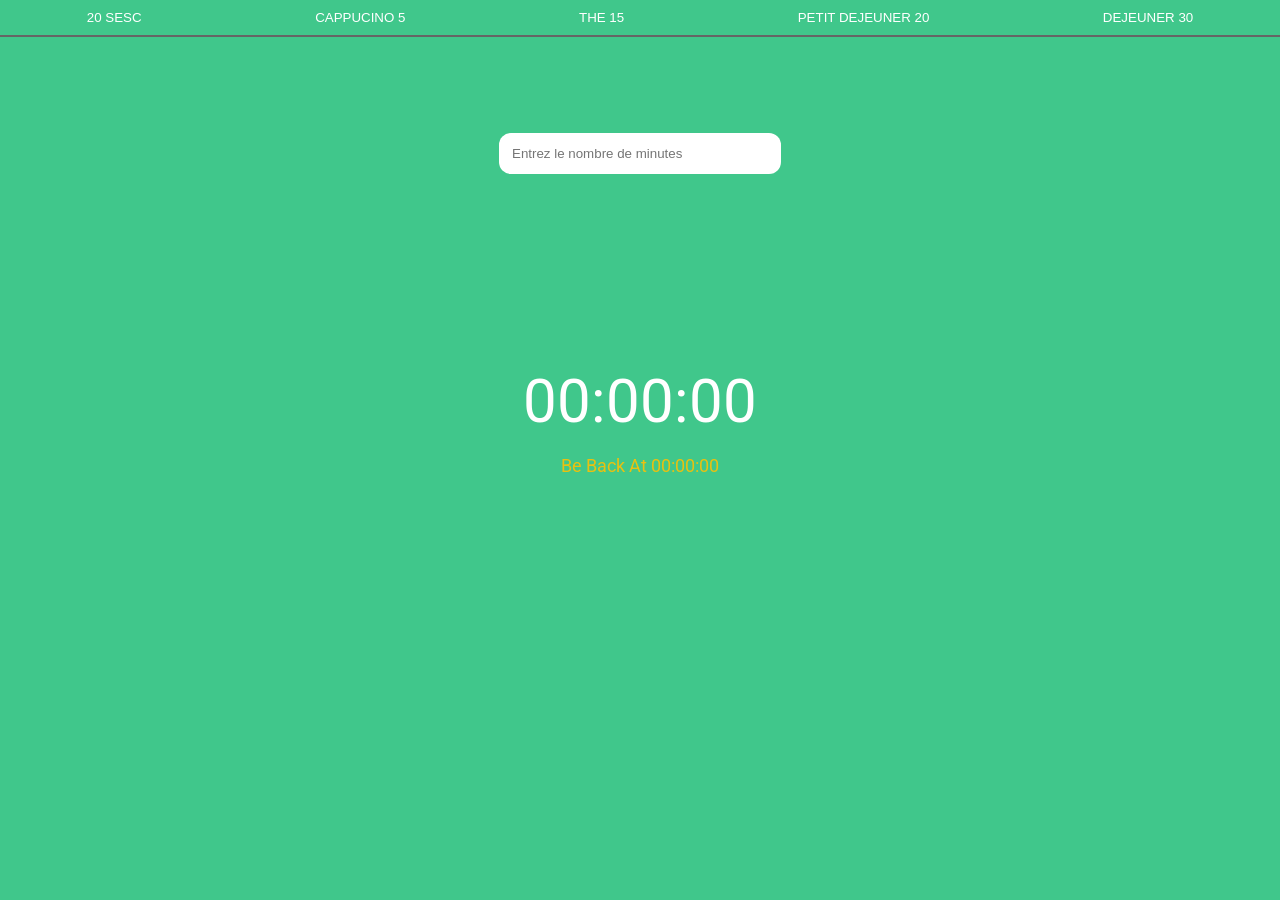
<file: Agogo/index.html>
<!DOCTYPE html>
<html lang="fr">
<head>
    <meta charset="UTF-8">
    <meta name="viewport" content="width=device-width, initial-scale=1.0">
    <title>Compte à Rebours</title>
    <link rel="stylesheet" href="style.css">
</head>
<body>
    <div class="container">
        <div class="button-container">
            <button id="countdown-20s">20 SESC</button>
            <button id="countdown-cappucino">CAPPUCINO 5</button>
            <button id="countdown-tea">THE 15</button>
            <button id="countdown-breakfast">PETIT DEJEUNER 20</button>
            <button id="countdown-lunch">DEJEUNER 30</button>
        </div>
        <div class="input-container">
            <input type="number" id="user-minutes" placeholder="Entrez le nombre de minutes">
        </div>
        <div class="countdown-container">
            <p style="display: none;"><span id="user-action-display"></span></p>
            <p><span id="countdown-display">00:00:00</span></p>
            <p id="texte">Be Back At <span id="end-time-display"> 00:00:00</span></p>
        </div>
    </div>
    <script src="script.js"></script>
</body>
</html>
</file>
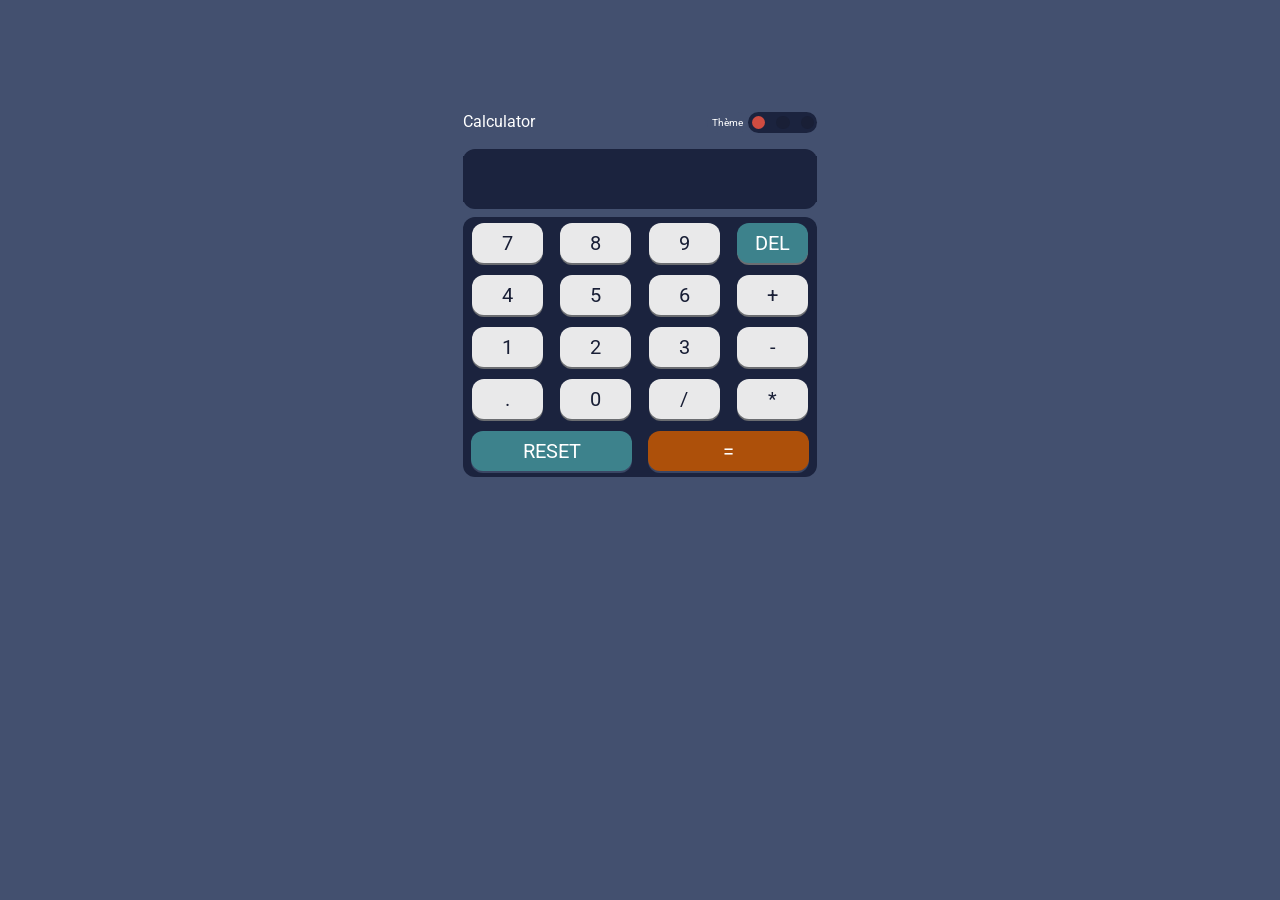
<file: Calculator/index.html>
<!DOCTYPE html>
<html lang="en">
<head>
    <meta charset="UTF-8">
    <meta name="viewport" content="width=device-width, initial-scale=1.0">
    <link rel="stylesheet" href="style.css">
    <title>Calculator</title>
</head>
<body>
   
    <div class="container">
        <div class="calculatrice">
            <p>Calculator</p>
            <p style="display: flex;"><span style=" font-size: 10px; padding: 5px;" id="theme-text">Thème</span>
                <span id="mpo">
                <input type="checkbox" id="theme1">
                <input type="checkbox" id="theme2" class="mlo">
                <input type="checkbox" id="theme3" class="mlo">
            </span>
        </p>
        </div>
        <div class="libele">
            <input type="text" id="display" disabled>
        </div>
        <div class="boutton">
            <div class="bouton1">
                <button id="meme-couleur" onclick="appendValue('7')">7</button>
                <button id="meme-couleur" onclick="appendValue('8')">8</button>
                <button id="meme-couleur" onclick="appendValue('9')">9</button>
                <button id="meme-coul" onclick="clearDisplay()">DEL</button>
            </div>
            <div class="bouton1">
                <button id="meme-couleur" onclick="appendValue('4')">4</button>
                <button id="meme-couleur" onclick="appendValue('5')">5</button>
                <button id="meme-couleur" onclick="appendValue('6')">6</button>
                <button id="meme-couleur" onclick="appendValue('+')">+</button>
            </div>
            <div class="bouton1">
                <button id="meme-couleur" onclick="appendValue('1')">1</button>
                <button id="meme-couleur" onclick="appendValue('2')">2</button>
                <button id="meme-couleur" onclick="appendValue('3')">3</button>
                <button id="meme-couleur" onclick="appendValue('-')">-</button>
            </div>
            <div class="bouton1">
                <button id="meme-couleur" onclick="appendValue('.')">.</button>
                <button id="meme-couleur" onclick="appendValue('0')">0</button>
                <button id="meme-couleur" onclick="appendValue('/')">/</button>
                <button id="meme-couleur" onclick="appendValue('*')">*</button>
            </div>
            <div class="bouton2">
                <button id="meme-coul" onclick="deleteLastCharacter()">RESET</button>
                <button id="unique-couleur" onclick="calculate()">=</button>
            </div>
        </div>
    </div>

    <script src="script.js"></script>
</body>
</html>
</file>
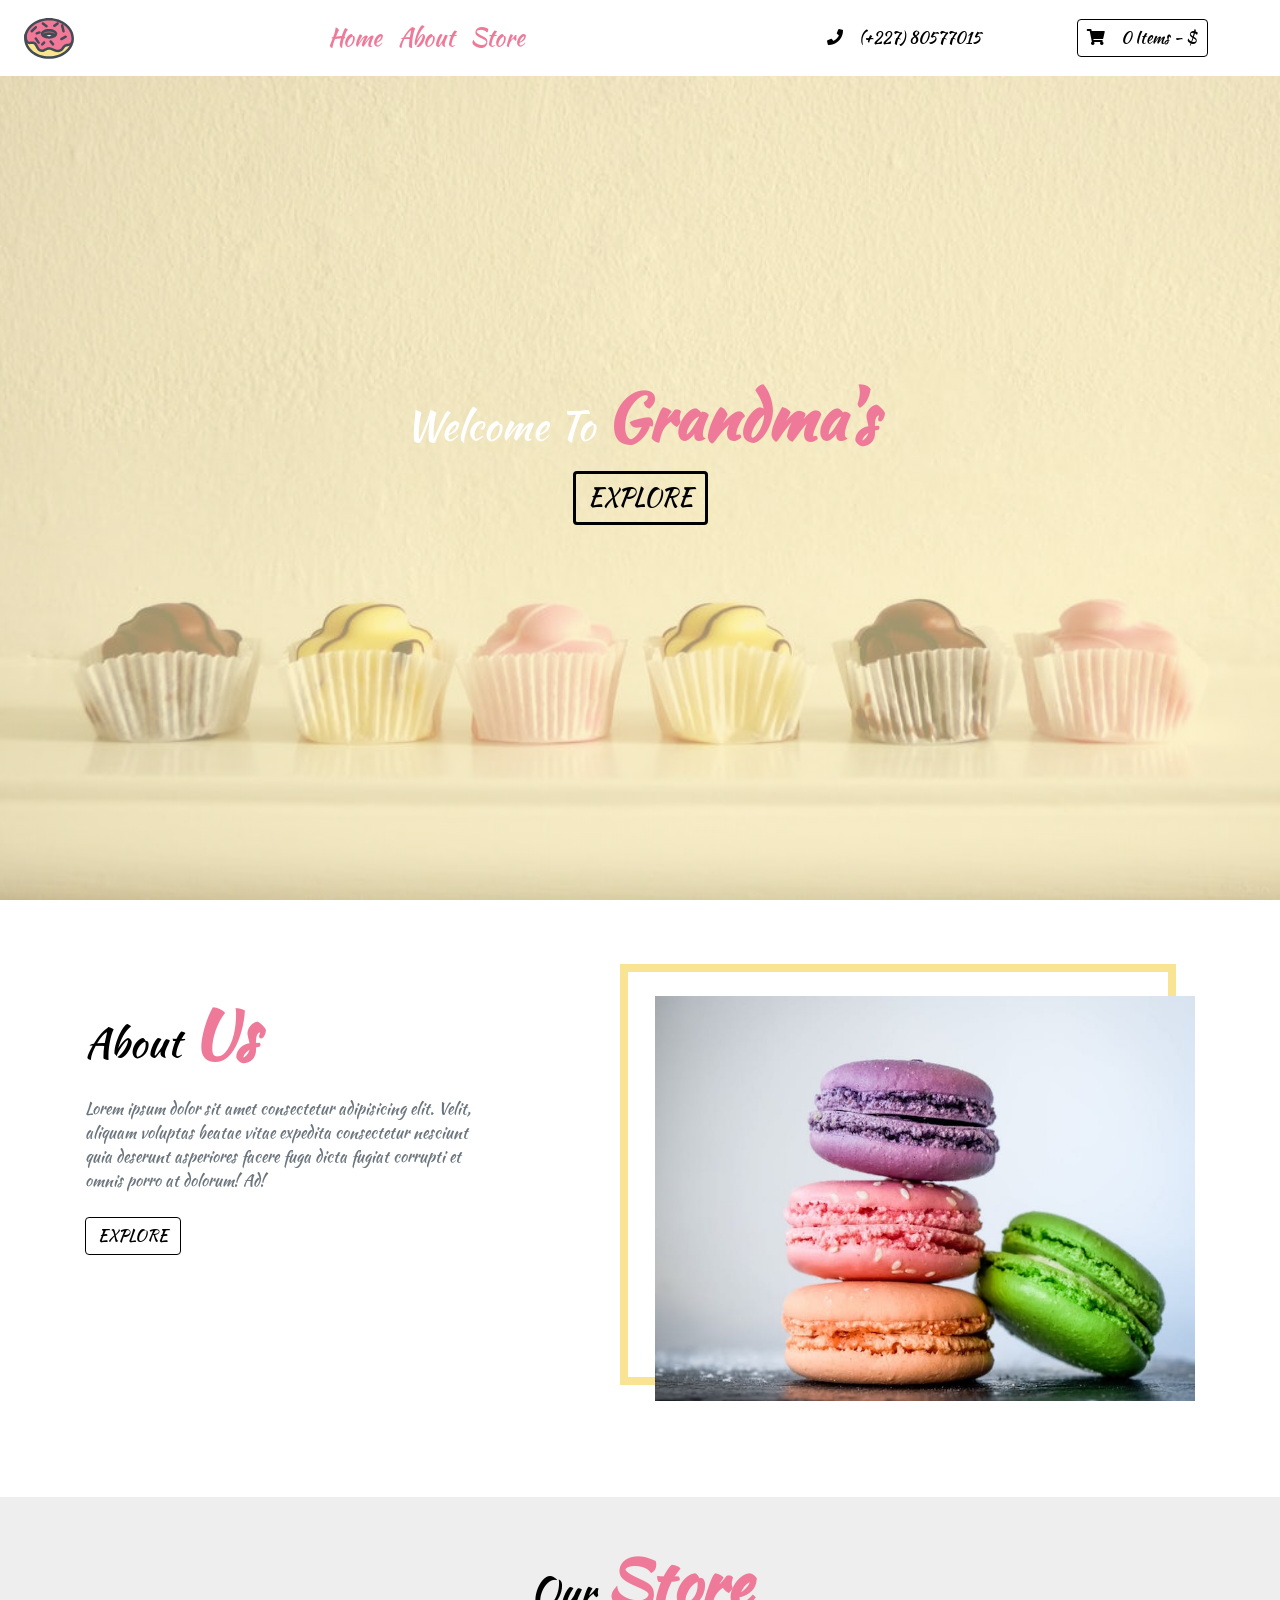
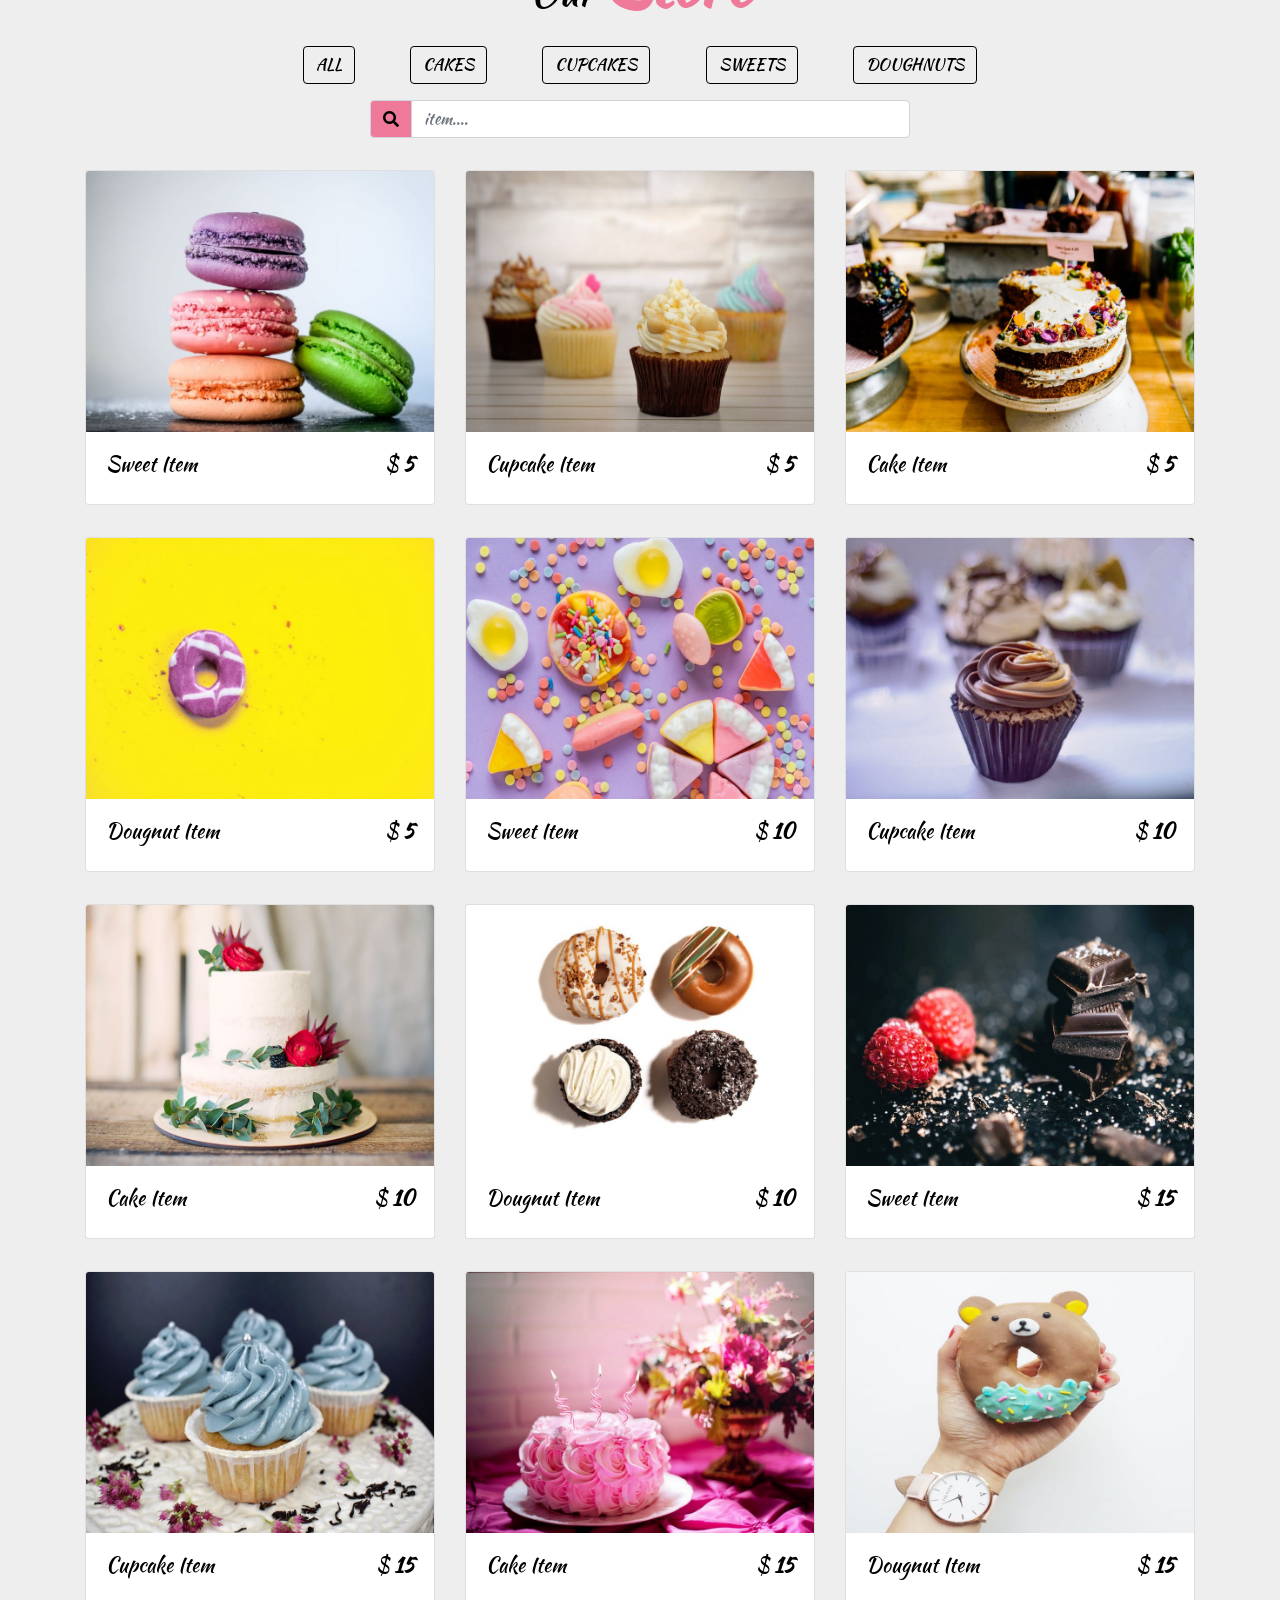
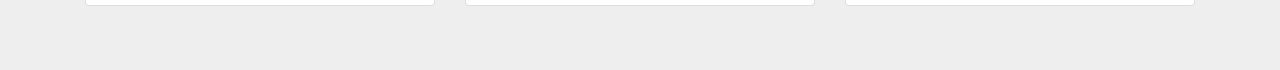
<file: choppingCart/index.html>
<!DOCTYPE html>
<html lang="en">

<head>
  <meta charset="UTF-8">
  <meta name="viewport" content="width=device-width, initial-scale=1.0">
  <meta http-equiv="X-UA-Compatible" content="ie=edge">
  <link rel="stylesheet" href="https://cdnjs.cloudflare.com/ajax/libs/font-awesome/6.4.2/css/all.min.css"
    integrity="sha512-z3gLpd7yknf1YoNbCzqRKc4qyor8gaKU1qmn+CShxbuBusANI9QpRohGBreCFkKxLhei6S9CQXFEbbKuqLg0DA=="
    crossorigin="anonymous" referrerpolicy="no-referrer" />
  <!-- bootstrap css -->
  <link rel="stylesheet" href="css/bootstrap.min.css">
  <!-- main css -->
  <link rel="stylesheet" href="css/style.css">

  <!-- font awesome -->
  <link rel="stylesheet" href="css/all.css">
  <title>Cart Project</title>
  <style>
  </style>
</head>

<body>
  <!-- header -->
  <header>
    <!-- navbar  -->
    <!-- 
          https://www.iconfinder.com/icons/2427887/dessert_donut_doughnut_fat_sweets_icon
          Creative Commons (Attribution 3.0 Unported);
          https://www.iconfinder.com/korawan_m
     -->
    <nav class="navbar navbar-expand-lg px-4">
      <a class="navbar-brand" href="#"><img src="img/logo.svg" alt=""></a>
      <button class="navbar-toggler" type="button" data-toggle="collapse" data-target="#myNav">
        <span class="toggler-icon"><i class="fas fa-bars"></i></span>
      </button>
      <div class="collapse navbar-collapse" id="myNav">
        <ul class="navbar-nav mx-auto text-capitalize">
          <li class="nav-item active">
            <a class="nav-link" href="#acceuil">home</a>
          </li>
          <li class="nav-item">
            <a class="nav-link " href="#about">about</a>
          </li>
          <li class="nav-item">
            <a class="nav-link" href="#store">store</a>
          </li>
        </ul>
        <div class="nav-info-items d-none d-lg-flex ">
          <!-- single info -->
          <div class="nav-info align-items-center d-flex justify-content-between mx-lg-5">
            <span class="info-icon mx-lg-3"><i class="fas fa-phone"></i></span>
            <p class="mb-0">(+227) 80577015</p>
          </div>
          <!-- end of single info -->
          <!-- single info -->
          <div id="cart-info" class="nav-info align-items-center cart-info d-flex justify-content-between mx-lg-5">
            <span class="cart-info__icon mr-lg-3"><i class="fas fa-shopping-cart"></i></span>
            <p class="mb-0 text-capitalize"><span id="item-count">0</span> items - $<span class="item-total"></span></p>
          </div>
          <!-- end of single info -->
        </div>
      </div>
    </nav>
    <div class="info info-none bg-primary text-white justify-content-center d-flex align-items-center">
      <p><i class="fa-solid fa-circle-info"></i>Element ajouté au panier avec succès</p>
    </div>
    <!-- end of nav -->
    <!-- banner  -->
    <div class="container-fluid" id="acceuil">
      <div class="row max-height justify-content-center align-items-center">
        <div class="col-10 mx-auto banner text-center">


          <h1 class="text-capitalize">welcome to <strong class="banner-title ">grandma's</strong></h1>
          <a href="#store" class="btn banner-link text-uppercase my-2">explore</a>

        </div>
        <div id="cart" class="cart">
          <!-- cart item -->
          <!-- <div class="cart-item d-flex justify-content-between text-capitalize my-3">
            <img src="img-cart/cake-2.jpeg" class="img-fluid rounded-circle" id="item-img" alt="">
            <div class="item-text">

              <p id="cart-item-title" class="font-weight-bold mb-0">cart item</p>
              <span>$</span>
              <span id="cart-item-price" class="cart-item-price" class="mb-0">10.99</span>
            </div>
            <a href="#" id='cart-item-remove' class="cart-item-remove">
              <i class="fas fa-trash"></i>
            </a>
          </div> -->
          <!--end of  cart item -->
          <!-- cart item -->

          <!--end of  cart item -->
          <!-- cart total -->
          <div class="cart-total-container d-flex justify-content-around text-capitalize mt-5">
            <h5>total</h5>
            <h5> $ <strong id="cart-total" class="font-weight-bold">0</strong> </h5>
          </div>
          <!--end cart total -->
          <!-- cart buttons -->
          <div class="cart-buttons-container mt-3 d-flex justify-content-between">
            <a href="#" id="clear-cart" class="btn btn-outline-secondary btn-black text-uppercase">clear cart</a>
            <a href="#" class="btn btn-outline-secondary text-uppercase btn-pink">checkout</a>
          </div>
          <!--end of  cart buttons -->
          <!--  -->
        </div>
      </div>
    </div>




    <!--end of  banner  -->
  </header>
  <!-- header -->
  <!-- about us -->
  <section class="about py-5" id="about">
    <div class="container">

      <div class="row">
        <div class="col-10 mx-auto col-md-6 my-5">
          <h1 class="text-capitalize">about <strong class="banner-title ">us</strong></h1>
          <p class="my-4 text-muted w-75">Lorem ipsum dolor sit amet consectetur adipisicing elit. Velit, aliquam
            voluptas
            beatae vitae expedita consectetur nesciunt quia deserunt asperiores facere fuga dicta fugiat corrupti et
            omnis
            porro at dolorum! Ad!</p>
          <a href="#store" class="btn btn-outline-secondary btn-black text-uppercase ">explore</a>

        </div>
        <div class="col-10 mx-auto col-md-6 align-self-center my-5">
          <div class="about-img__container">
            <img src="img/sweets-1.jpeg" class="img-fluid" alt="">
          </div>
        </div>
      </div>
    </div>
  </section>

  <!-- end of about us -->


  <!-- store -->
  <section id="store" class="store py-5">
    <div class="container">
      <!-- section title -->
      <div class="row">
        <div class="col-10 mx-auto col-sm-6 text-center">
          <h1 class="text-capitalize">our <strong class="banner-title ">store</strong></h1>
        </div>
      </div>
      <!-- end of section title -->
      <!--filter buttons -->
      <div class="row">
        <div class=" col-lg-8 mx-auto d-flex justify-content-around my-2 sortBtn flex-wrap">
          <p class="btn btn-outline-secondary btn-black text-uppercase filter-btn m-2 btnClick" data-filter="all">
            all</p>
          <p class="btn btn-outline-secondary btn-black text-uppercase filter-btn m-2 btnClick"
            data-filter="cakes">cakes</p>
          <p class="btn btn-outline-secondary btn-black text-uppercase filter-btn m-2 btnClick"
            data-filter="cupcakes">cupcakes</p>
          <p class="btn btn-outline-secondary btn-black text-uppercase filter-btn m-2 btnClick"
            data-filter="sweets">sweets</p>
          <p class="btn btn-outline-secondary btn-black text-uppercase filter-btn m-2 btnClick"
            data-filter="doughnuts">doughnuts</p>
        </div>
      </div>
      <!-- search box -->
      <div class="row">

        <div class="col-10 mx-auto col-md-6">
          <form>
            <div class="input-group mb-3">
              <div class="input-group-prepend ">
                <span class="input-group-text search-box" id="search-icon"><i class="fas fa-search"></i></span>
              </div>
              <input type="search" class="form-control inputSerch" placeholder='item....' id="search-item">
            </div>

          </form>
        </div>
      </div>
      <!--end of filter buttons -->
      <!-- store  items-->
      <div class="row" class="store-items" id="store-items">
        <!-- single item -->
        <div class="col-10 col-sm-6 col-lg-4 mx-auto my-3 store-item sweets" data-item="sweets">
          <div class="card ">
            <div class="img-container">
              <img src="img/sweets-1.jpeg" class="card-img-top store-img" alt="">
              <span class="store-item-icon">
                <i class="fas fa-shopping-cart"></i>
              </span>
            </div>
            <div class="card-body">
              <div class="card-text d-flex justify-content-between text-capitalize">
                <h5 id="store-item-name">sweet item</h5>
                <h5 class="store-item-value">$ <strong id="store-item-price" class="font-weight-bold">5</strong></h5>

              </div>
            </div>


          </div>
          <!-- end of card-->
        </div>
        <!--end of single store item-->
        <!-- single item -->
        <div class="col-10 col-sm-6 col-lg-4 mx-auto my-3 store-item cupcakes cardRow" data-item="cupcakes">
          <div class="card ">
            <div class="img-container">
              <img src="img/cupcake-1.jpeg" class="card-img-top store-img" alt="">
              <span class="store-item-icon">
                <i class="fas fa-shopping-cart"></i>
              </span>
            </div>
            <div class="card-body">
              <div class="card-text d-flex justify-content-between text-capitalize">
                <h5 id="store-item-name">cupcake item</h5>
                <h5 class="store-item-value">$ <strong id="store-item-price" class="font-weight-bold">5</strong></h5>

              </div>
            </div>


          </div>
          <!-- end of card-->
        </div>
        <!--end of single store item-->
        <!-- single item -->
        <div class="col-10 col-sm-6 col-lg-4 mx-auto my-3 store-item cakes cardRow" data-item="cakes">
          <div class="card ">
            <div class="img-container">
              <img src="img/cake-1.jpeg" class="card-img-top store-img" alt="">
              <span class="store-item-icon">
                <i class="fas fa-shopping-cart"></i>
              </span>
            </div>
            <div class="card-body">
              <div class="card-text d-flex justify-content-between text-capitalize">
                <h5 id="store-item-name">cake item</h5>
                <h5 class="store-item-value">$ <strong id="store-item-price" class="font-weight-bold">5</strong></h5>

              </div>
            </div>


          </div>
          <!-- end of card-->
        </div>
        <!--end of single store item-->
        <!-- single item -->
        <div class="col-10 col-sm-6 col-lg-4 mx-auto my-3 store-item doughnuts cardRow" data-item="dougnuts">
          <div class="card ">
            <div class="img-container">
              <img src="img/doughnut-1.jpeg" class="card-img-top store-img" alt="">
              <span class="store-item-icon">
                <i class="fas fa-shopping-cart"></i>
              </span>
            </div>
            <div class="card-body">
              <div class="card-text d-flex justify-content-between text-capitalize">
                <h5 id="store-item-name">dougnut item</h5>
                <h5 class="store-item-value">$ <strong id="store-item-price" class="font-weight-bold">5</strong></h5>

              </div>
            </div>


          </div>
          <!-- end of card-->
        </div>
        <!--end of single store item-->
        <!-- single item -->
        <div class="col-10 col-sm-6 col-lg-4 mx-auto my-3 store-item sweets cardRow" data-item="sweets">
          <div class="card ">
            <div class="img-container">
              <img src="img/sweets-2.jpeg" class="card-img-top store-img" alt="">
              <span class="store-item-icon">
                <i class="fas fa-shopping-cart"></i>
              </span>
            </div>
            <div class="card-body">
              <div class="card-text d-flex justify-content-between text-capitalize">
                <h5 id="store-item-name">sweet item</h5>
                <h5 class="store-item-value">$ <strong id="store-item-price" class="font-weight-bold">10</strong></h5>

              </div>
            </div>


          </div>
          <!-- end of card-->
        </div>
        <!--end of single store item-->
        <!-- single item -->
        <div class="col-10 col-sm-6 col-lg-4 mx-auto my-3 store-item cupcakes cardRow" data-item="cupcakes">
          <div class="card ">
            <div class="img-container">
              <img src="img/cupcake-2.jpeg" class="card-img-top store-img" alt="">
              <span class="store-item-icon">
                <i class="fas fa-shopping-cart"></i>
              </span>
            </div>
            <div class="card-body">
              <div class="card-text d-flex justify-content-between text-capitalize">
                <h5 id="store-item-name">cupcake item</h5>
                <h5 class="store-item-value">$ <strong id="store-item-price" class="font-weight-bold">10</strong></h5>

              </div>
            </div>


          </div>
          <!-- end of card-->
        </div>
        <!--end of single store item-->
        <!-- single item -->
        <div class="col-10 col-sm-6 col-lg-4 mx-auto my-3 store-item cakes cardRow" data-item="cakes">
          <div class="card ">
            <div class="img-container">
              <img src="img/cake-2.jpeg" class="card-img-top store-img" alt="">
              <span class="store-item-icon">
                <i class="fas fa-shopping-cart"></i>
              </span>
            </div>
            <div class="card-body">
              <div class="card-text d-flex justify-content-between text-capitalize">
                <h5 id="store-item-name">cake item</h5>
                <h5 class="store-item-value">$ <strong id="store-item-price" class="font-weight-bold">10</strong></h5>

              </div>
            </div>


          </div>
          <!-- end of card-->
        </div>
        <!--end of single store item-->
        <!-- single item -->
        <div class="col-10 col-sm-6 col-lg-4 mx-auto my-3 store-item doughnuts cardRow" data-item="dougnuts">
          <div class="card ">
            <div class="img-container">
              <img src="img/doughnut-2.jpeg" class="card-img-top store-img" alt="">
              <span class="store-item-icon">
                <i class="fas fa-shopping-cart"></i>
              </span>
            </div>
            <div class="card-body">
              <div class="card-text d-flex justify-content-between text-capitalize">
                <h5 id="store-item-name">dougnut item</h5>
                <h5 class="store-item-value">$ <strong id="store-item-price" class="font-weight-bold">10</strong></h5>

              </div>
            </div>


          </div>
          <!-- end of card-->
        </div>
        <!--end of single store item-->
        <!-- single item -->
        <div class="col-10 col-sm-6 col-lg-4 mx-auto my-3 store-item sweets cardRow" data-item="sweets">
          <div class="card ">
            <div class="img-container">
              <img src="img/sweets-3.jpeg" class="card-img-top store-img" alt="">
              <span class="store-item-icon">
                <i class="fas fa-shopping-cart"></i>
              </span>
            </div>
            <div class="card-body">
              <div class="card-text d-flex justify-content-between text-capitalize">
                <h5 id="store-item-name">sweet item</h5>
                <h5 class="store-item-value">$ <strong id="store-item-price" class="font-weight-bold">15</strong></h5>

              </div>
            </div>


          </div>
          <!-- end of card-->
        </div>
        <!--end of single store item-->
        <!-- single item -->
        <div class="col-10 col-sm-6 col-lg-4 mx-auto my-3 store-item cupcakes cardRow" data-item="cupcakes">
          <div class="card ">
            <div class="img-container">
              <img src="img/cupcake-3.jpeg" class="card-img-top store-img" alt="">
              <span class="store-item-icon">
                <i class="fas fa-shopping-cart"></i>
              </span>
            </div>
            <div class="card-body">
              <div class="card-text d-flex justify-content-between text-capitalize">
                <h5 id="store-item-name">cupcake item</h5>
                <h5 class="store-item-value">$ <strong id="store-item-price" class="font-weight-bold">15</strong></h5>

              </div>
            </div>


          </div>
          <!-- end of card-->
        </div>
        <!--end of single store item-->
        <!-- single item -->
        <div class="col-10 col-sm-6 col-lg-4 mx-auto my-3 store-item cakes cardRow" data-item="cakes">
          <div class="card ">
            <div class="img-container">
              <img src="img/cake-3.jpeg" class="card-img-top store-img" alt="">
              <span class="store-item-icon">
                <i class="fas fa-shopping-cart"></i>
              </span>
            </div>
            <div class="card-body">
              <div class="card-text d-flex justify-content-between text-capitalize">
                <h5 id="store-item-name">cake item</h5>
                <h5 class="store-item-value">$ <strong id="store-item-price" class="font-weight-bold">15</strong></h5>

              </div>
            </div>


          </div>
          <!-- end of card-->
        </div>
        <!--end of single store item-->
        <!-- single item -->
        <div class="col-10 col-sm-6 col-lg-4 mx-auto my-3 store-item doughnuts cardRow" data-item="dougnuts">
          <div class="card ">
            <div class="img-container">
              <img src="img/doughnut-3.jpeg" class="card-img-top store-img" alt="">
              <span class="store-item-icon">
                <i class="fas fa-shopping-cart"></i>
              </span>
            </div>
            <div class="card-body">
              <div class="card-text d-flex justify-content-between text-capitalize">
                <h5 id="store-item-name">dougnut item</h5>
                <h5 class="store-item-value">$ <strong id="store-item-price" class="font-weight-bold">15</strong></h5>

              </div>
            </div>


          </div>
          <!-- end of card-->
        </div>
        <!--end of single store item-->

      </div>
  </section>
  <!--end of store items -->


  <!-- modal-container -->
  <div class="container-fluid ">
    <div class="row lightbox-container align-items-center">
      <div class="col-10 col-md-10 mx-auto text-right lightbox-holder">
        <span class="lightbox-close"><i class="fas fa-window-close"></i></span>
        <div class="lightbox-item"></div>
        <span class="lightbox-control btnLeft"><i class="fas fa-caret-left"></i></span>
        <span class="lightbox-control btnRight"><i class="fas fa-caret-right"></i></span>
      </div>

    </div>
  </div>

  <!-- jquery -->
  <script src="js/jquery-3.3.1.min.js"></script>
  <!-- bootstrap js -->
  <script src="js/bootstrap.bundle.min.js"></script>
  <!-- script js -->
  <script src="js/app.js"></script>
</body>

</html>
</file>
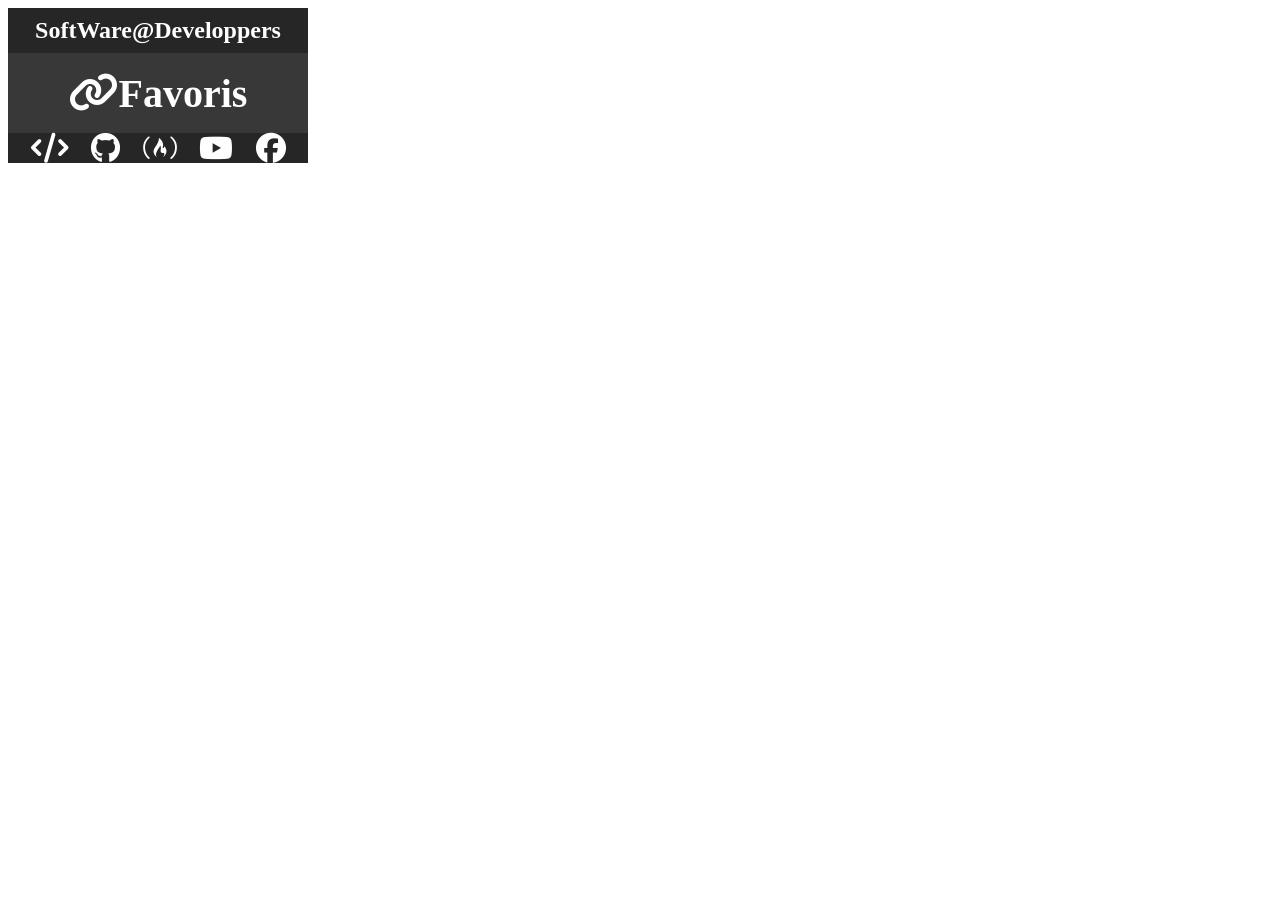
<file: Extension/index.html>
<!DOCTYPE html>
<html lang="en">

<head>
    <meta charset="UTF-8">
    <meta name="viewport" content="width=device-width, initial-scale=1.0">
    <link rel="stylesheet" href="https://cdnjs.cloudflare.com/ajax/libs/font-awesome/6.4.2/css/all.min.css"
        integrity="sha512-z3gLpd7yknf1YoNbCzqRKc4qyor8gaKU1qmn+CShxbuBusANI9QpRohGBreCFkKxLhei6S9CQXFEbbKuqLg0DA=="
        crossorigin="anonymous" referrerpolicy="no-referrer" />
    <link rel="stylesheet" href="style.css">
    <title>Extention</title>
</head>

<body>
    <div class="container">
        <div class="entete">
            <h2>SoftWare@Developpers</h2>
        </div>
        <div class="contenu">
            <h1><i class="fa-solid fa-link"></i><span>Favoris</span></h1>
        </div>
        <div class="footer">
            <a href="https://www.codeloccol.org/" target="_blank"><i class="fa-solid fa-code"></i></a>
            <a href="https://github.com/Yacouba227" target="_blank"><i class="fa-brands fa-github"></i></a>
            <a href="https://www.freecodecamp.org/" target="_blank"><i class="fa-brands fa-free-code-camp"></i></a>
            <a href="https://www.youtube.com/" target="_blank"><i class="fa-brands fa-youtube"></i></a>
            <a href="https://www.facebook.com/" target="_blank"><i class="fa-brands fa-facebook"></i></a>
        </div>
    </div>
</body>

</html>
</file>
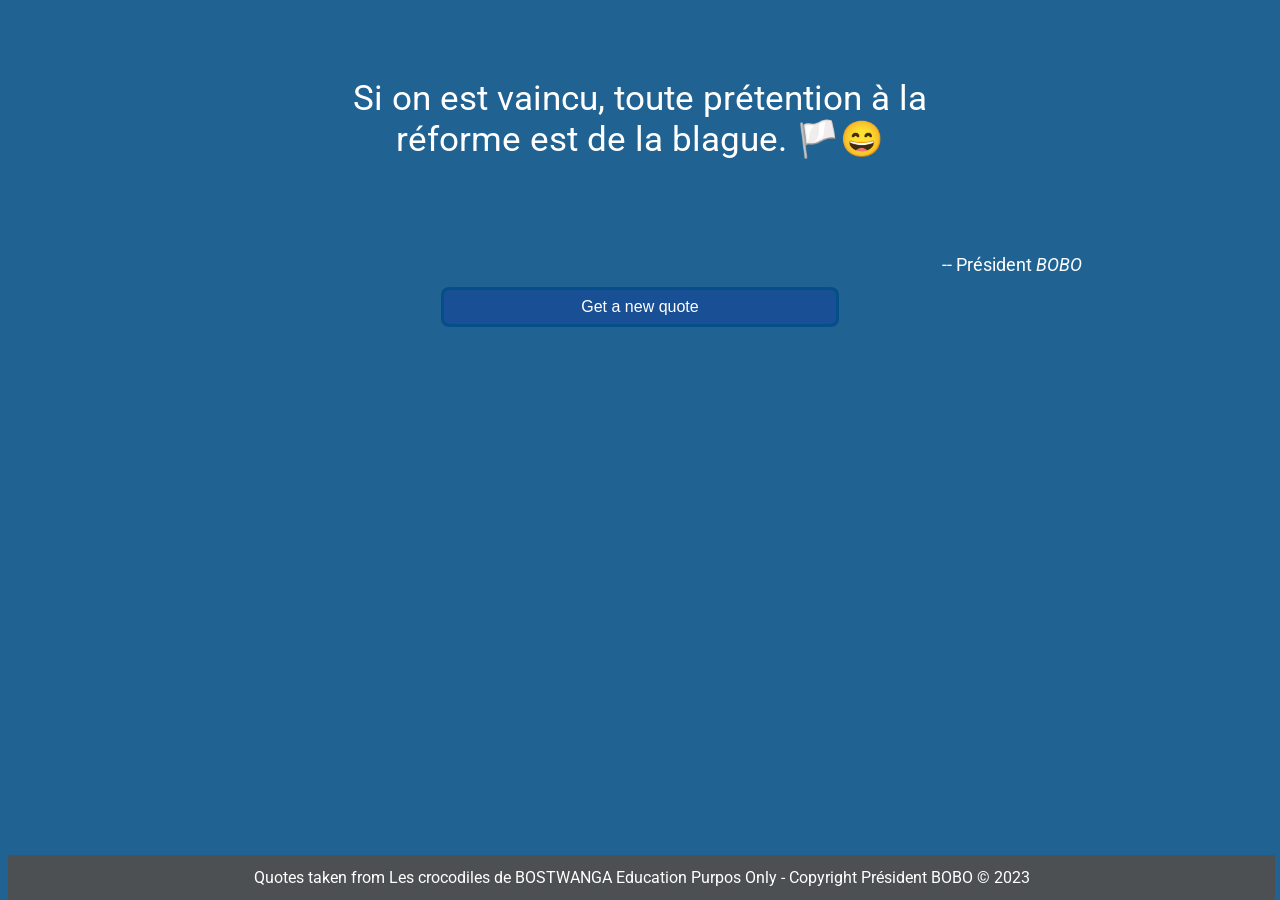
<file: Generateur de blague/index.html>
<!DOCTYPE html>
<html lang="fr">
<head>
    <meta charset="UTF-8">
    <meta name="viewport" content="width=device-width, initial-scale=1.0">
    <title>Générateur de Blagues</title>
    <link rel="stylesheet" href="style.css">
</head>
<body>
    <div class="container">
        <div class="contenu">
            <div class="blague">
                <p class="blague-text" id="joke-text">Cliquez sur le bouton pour afficher une blague.</p>
            </div>
            <div class="bobo">
                <span style="font-size: 18px; margin-top: -5px;">-- Président <i>BOBO</i></span>
            </div>
            <div class="bouton">
                <button id="bouton">Get a new quote</button>
            </div>
        </div>
        
    </div>
    <footer class="bas-page">
        <p>Quotes taken from Les crocodiles de BOSTWANGA Education Purpos Only - Copyright Président BOBO © 2023</p>
    </footer>
    <script src="script.js"></script>
</body>
</html>
</file>
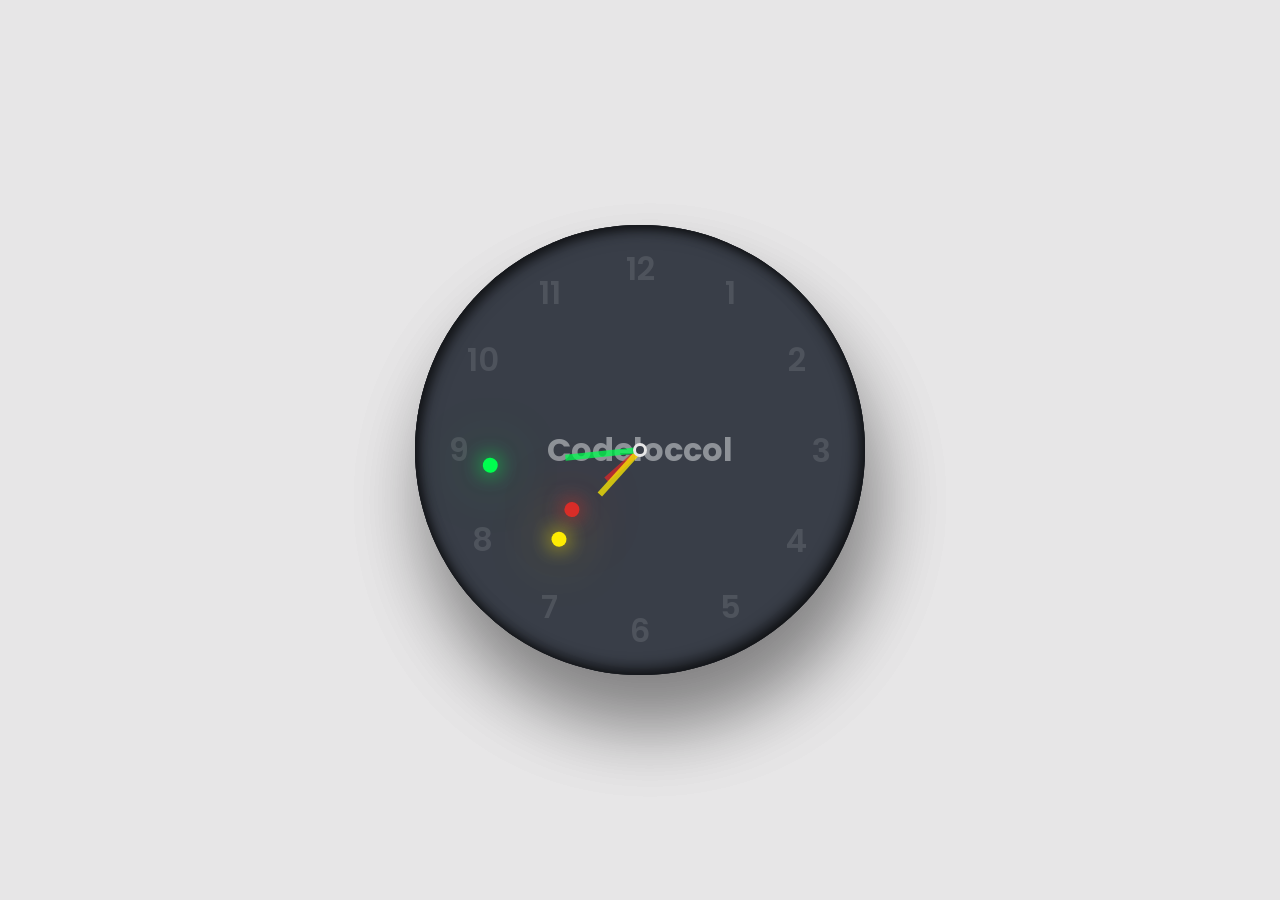
<file: Horloge/index.html>
<!DOCTYPE html>
<html lang="en">
<head>
    <meta charset="UTF-8">
    <meta name="viewport" content="width=device-width, initial-scale=1.0">
    <link rel="stylesheet" href="style.css">
    <title>Horloge</title>
</head>
<body>

    <div class="container">
        <div class="clock"><h1>Codeloccol</h1>

            <div class="circle" style="--clr:#00fd4f" id="heur"><i></i></div>
            <div class="circle circle2" style="--clr:#feec02" id="minute"><i></i></div>
            <div class="circle circle3" style="--clr:#D92929" id="second"><i></i></div>

            <span style="--i:1;"><b>1</b></span>
            <span style="--i:2;"><b>2</b></span>
            <span style="--i:3;"><b>3</b></span>
            <span style="--i:4;"><b>4</b></span>
            <span style="--i:5;"><b>5</b></span>
            <span style="--i:6;"><b>6</b></span>
            <span style="--i:7;"><b>7</b></span>
            <span style="--i:8;"><b>8</b></span>
            <span style="--i:9;"><b>9</b></span>
            <span style="--i:10;"><b>10</b></span>
            <span style="--i:11;"><b>11</b></span>
            <span style="--i:12;"><b>12</b></span>
        </div>
    </div>

    <script src="script.js"></script>
</body>
</html>
</file>
<file: Agogo/style.css>
@import url('https://fonts.googleapis.com/css2?family=Kanit:wght@500&family=Roboto+Slab:wght@500&family=Roboto:wght@700&display=swap');
body {
    font-family: 'Roboto', sans-serif;
    text-align: center;
    background-color: #40C78B;
    margin: 0;
    padding: 0;
}
.button-container{
    display: flex;
    justify-content: space-around;
    border-bottom: 2px solid rgb(102, 101, 101);
    height: 35px;
    align-items: center;
}
.button-container button{
    height: 25px;
    color: white;
    border: none;
    background-color: #40C78B;
}
.input-container {
    margin: 6rem auto;
}
.input-container input{
    height: 15px;
    width: 20%;
    padding: 1%;
    border-radius: 12px;
    border: none;
}
.countdown-container #countdown-display{
    font-size: 60px;
    color: white;
}
.countdown-container #texte{
    font-size: 18px;
    color: rgb(233, 193, 16);
}
.countdown-container{
    margin-top: 12rem;
}
</file>
<file: Calculator/style.css>
@import url('https://fonts.googleapis.com/css2?family=Kanit:wght@500&family=Roboto+Slab:wght@500&family=Roboto:wght@700&display=swap');

body {
    font-family: 'Roboto', sans-serif;
    background-color: #43506f;
    color: white;
}
.container{
    background-color: #43506f;
    width: 28%;
    margin: 6rem auto;
}
.boutton{
    background-color: #1b233e; 
    border-radius: 12px; 
}
#meme-couleur{
    background-color: #e9e9ea
}
#meme-coul{
    color: #FFF;
    background-color: #3d828c
}
#unique-couleur{
    background-color: #ad500a
}
.calculatrice{
    display: flex;
    justify-content: space-between;
}
.bouton1{
    display: flex;
    justify-content: space-around;
}
.bouton2{
    display: flex;
    justify-content: space-around;
}
.bouton1 button{
    font-family: 'Roboto', sans-serif;
    font-size: 20px;
    color: #191F36;
    width: calc(100%/5);
    height: 40px;
    box-shadow: 0px 2px #6b6d71;
    border: none;
    border-radius: 12px;
    margin: 6px;
}
.bouton2 button{
    font-family: 'Roboto', sans-serif;
    font-size: 20px;
    color: #FFF;
    width: calc(100%/2.2);
    height: 40px;
    border: none;
    box-shadow: 0px 2px #3A4664;
    margin: 6px;
    border-radius: 12px; 
}
.libele{
    display: flex;
    justify-content: flex-end;
    background-color: #1b233e; 
    height: 60px;
    border-radius: 12px;
    width: 100%;
    margin-bottom:8px;
}
.libele input{
    width: 100%;
    background-color: #1b233e;
    color: #FFF;
    font-size: 20px;
    height: 30px;
    margin: auto;
    border: none;
    text-align: end;
    padding: 8px;
}
p span{
    background-color: #1b233e;
    border-radius: 12px;
}
p span input{
    background-color: #FFF;
    width: 1em;
    height: 1em;
    border-radius: 50%;
    vertical-align: middle;
    appearance: none;
    -webkit-appearance: none;
}
 /* p span input:checked {
    background-color: #ea6f1d;
} */
#theme-text{
    background-color: #43506f;
}
#theme1{
    background-color: #cf4c41;
}
.mlo{
    background-color: #191F36;
}

@media screen and (max-width:425px) {
    .container{
        width: 85%;
        margin: 4rem auto;
    }
}
</file>
<file: choppingCart/css/style.css>
@import url("https://fonts.googleapis.com/css?family=Kaushan+Script");

:root {
  --mainPink: #ef7998;
  --mainYellow: rgb(249, 228, 148);
  --mainWhite: #fff;
  --mainBlack: #000;
  --yellowTrans: rgba(249, 228, 148, 0.5);
  --mainGrey: rgb(238, 238, 238);
}

body {
  font-family: "Kaushan Script", cursive;
  background: var(--mainWhite);
  color: var(--mainBlack);
}
/* nav links */
.navbar-toggler {
  outline: none !important;
}
.toggler-icon {
  font-size: 2.5rem;
  color: var(--mainPink);
}
.nav-link {
  color: var(--mainPink);
  font-size: 1.5rem;
  transition: all 0.5s ease-in-out;
}
.nav-link:hover {
  color: var(--mainBlack);
}
/* end of nav links */
/* info icons */
.cart-info__icon {
  color: var(--mainBlack);
  cursor: pointer;
}

.cart-info {
  border: 0.1rem solid var(--mainBlack);
  color: var(--mainBlack);
  border-radius: 0.25rem;
  padding: 0.4rem 0.6rem;
  cursor: pointer;
}
.cart-info:hover {
  background: var(--mainPink);
  border-color: var(--mainPink);
  color: var(--mainWhite);
}
.cart-info:hover .cart-info__icon {
  color: var(--mainWhite);
}
/* end of info icons */
/* banner */

.max-height {
  min-height: calc(100vh - 76px);
  background: linear-gradient(var(--yellowTrans), var(--yellowTrans)),
    url("../img/headerBcg.jpeg") center/cover fixed no-repeat;
  position: relative;
}
.banner {
  color: var(--mainWhite);
  margin-top: -4rem;
}
.banner-title {
  color: var(--mainPink);
  font-size: 4rem;
}
.banner-link {
  font-size: 1.5rem;
  color: var(--mainBlack);
  border: 0.2rem solid var(--mainBlack);
}
.banner-link:hover {
  background: var(--mainBlack);
  color: var(--mainPink);
}
/* endo of banner */
/* cart  */
.cart {
  position: absolute;
  min-height: 10rem;
  background: var(--mainWhite);
  top: 0;
  right: 0;
  transition: all 0.3s ease-in-out;
  background: rgba(255, 255, 255, 0.5);
  width: 0;
  overflow: hidden;
}
.show-cart {
  width: 18rem;
  padding: 2rem 1.5rem;
  transform: rotateY(-360deg);
}
.cart-item {
  transition: all 2s ease-in-out;
}

/* end of cart */
/* cart item */
.cart-item-remove {
  color: var(--mainPink);
  transition: all 1s ease-in-out;
}
.cart-item-remove:hover {
  transform: scale(1.1);
  color: var(--mainBlack);
}
#cart-item-price {
  font-size: 0.8rem;
}
/* cart item */
/* cart buttons */
.btn-pink {
  color: var(--mainPink) !important;
  border-color: var(--mainPink) !important;
}
.btn-black {
  color: var(--mainBlack) !important;
  border-color: var(--mainBlack) !important;
}
.btn-black:hover {
  color: var(--mainPink) !important;
  background: var(--mainBlack) !important;
}
.btn-pink:hover {
  background: var(--mainPink) !important;
  color: var(--mainBlack) !important;
}
/* end of cart buttons */

/* about */
.about-img__container {
  position: relative;
}

.about-img__container::before {
  content: "";
  position: absolute;
  top: -1.5rem;
  left: -1.7rem;
  width: 100%;
  height: 100%;
  outline: 0.5rem solid var(--mainYellow);
  z-index: -1;
  transition: all 1s ease-in-out;
}
.about-img__container:hover:before {
  top: 0;
  left: 0;
}

/*end of  about */

/* store items */
.store {
  background: var(--mainGrey);
}
.img-container {
  position: relative;
  overflow: hidden;
  cursor: pointer;
}
.store-img {
  transition: all 1s ease-in-out;
}
.img-container:hover .store-img {
  transform: scale(1.2);
}
.store-item-icon {
  position: absolute;
  bottom: 0;
  right: 0;
  padding: 0.75rem;
  background: var(--mainYellow);
  border-top-left-radius: 1rem;
  transition: all 1s ease-in-out;
  transform: translate(100%, 100%);
}
.img-container:hover .store-item-icon {
  transform: translate(0, 0);
}
.store-item-icon:hover {
  color: var(--mainWhite);
}
.store-item-value {
  color: --mainYellow;
}
/*end of  store items */
.search-box {
  background: var(--mainPink);
  color: var(--mainBlack);
}

/* ligthbox */

.lightbox-container {
  position: fixed;
  top: 0;
  left: 0;
  right: 0;
  bottom: 0;
  z-index: 999;
  background: rgba(0, 0, 0, 0.6) !important;
  display: none;
}
.show {
  display: block;
}

.lightbox-holder {
  position: relative;
}
.lightbox-item {
  min-height: 80vh;
  background: url("../img/cake-1.jpeg") center/cover fixed no-repeat;
  border-radius: 0.3rem;
}
.lightbox-close {
  color: var(--mainPink);
  font-size: 3rem;
  transition: all 1s ease-in-out;
  cursor: pointer;
}
.lightbox-close:hover {
  color: var(--mainYellow);
}

.lightbox-control {
  position: absolute;
  font-size: 4rem;
  color: var(--mainPink);
  transition: all 1s linear;
  cursor: pointer;
}
.lightbox-control:hover {
  color: var(--mainYellow);
}
.btnLeft {
  top: 50%;
  left: 0;
  transform: translateX(-60%);
}
.btnRight {
  top: 50%;
  right: 0;
  transform: translateX(60%);
}
.info{
  width: 30% !important;
  height: 60px;
  justify-items: center;
  border-radius: 12px;
  position: fixed !important;
  top: 20px;
  right: 20px;
  z-index: 9999;
}
.info-none{
  display: none !important;
}
</file>
<file: Extension/style.css>
.container{
    width: 300px;
}
.footer{
    width: 100%;
   display: flex;
   justify-content: space-evenly;
   background-color: #272627;
}
.contenu {
    font-size: 20px;
    color: #fffeff;
    background-color: #393839;
    height: 80px;
    display: flex;
    text-align: center;
    justify-content: center;
    align-items: center;
    justify-items: center;
}
.footer i{
    font-size: 30px;
    color: #fffeff;
}
.entete{
    background-color: #272627;
    color: #fffeff;
    font-size: 16px;
    height: 45px;
    display: flex;
    justify-content: center;
    text-align: center;
    align-items: center;
}
</file>
<file: Generateur de blague/style.css>
@import url('https://fonts.googleapis.com/css2?family=Kanit:wght@500&family=Roboto+Slab:wght@500&family=Roboto:wght@700&display=swap');

body {
    background-color: #206393;
    font-family: 'Roboto', sans-serif;
    font-size: 35px;
}

.container {
    text-align: center;
    color: white;
    width: 70%;
    margin: auto;
}

.blague {
    width: 80%;
    margin: 4.9rem auto;
}

.bobo {
    text-align: end;
}

#bouton {
    width: 45%;
    height: 40px;
    border-radius: 8px;
    border: 3px solid #044f88;
    color: white;
    font-size: 16px;
    background-color: rgb(25, 79, 149);
}

footer {
    position: absolute;
    bottom: 0;
    font-size: 16px;
    height: 45px;
    width: 99%;
    display: flex;
    justify-content: center;
    background-color: #4c5052;
    color: white;
    align-items: center;
}
</file>
<file: Horloge/style.css>
@import url('https://fonts.googleapis.com/css2?family=Poppins:wght@600&display=swap');

* {
    font-family: 'Poppins', sans-serif;
    margin: 0;
    padding: 0;
    box-sizing: border-box;
}

body {
    display: flex;
    justify-content: center;
    align-items: center;
    min-height: 100vh;
    background: #e7e6e7;
}
.container{
    position: relative;
    background: #393e48;
    width: 450px;
    height: 450px;
    border-radius: 50%;
    box-shadow: 10px 50px 70px rgba(0, 0, 0, 0.25),
    inset 5px 5px 10px rgba(0, 0, 0, 0.5),
    inset 5px 5px 20px rgba(0, 0, 0, 0.2),
    inset -5px -5px 15px rgba(0, 0, 0, 0.75);
}
.clock{
    position: relative;
    width: 450px;
    height: 450px;
    color: #8e9298;
    background: #393e48;
    border-radius: 50%;
    box-shadow: 10px 50px 70px rgba(0, 0, 0, 0.25),
    inset 5px 5px 10px rgba(0, 0, 0, 0.5),
    inset 5px 5px 20px rgba(0, 0, 0, 0.2),
    inset -5px -5px 15px rgba(0, 0, 0, 0.75);
    display: flex;
    justify-content: center;
    align-items: center;
}
.clock::before{
    content: '';
    position: absolute;
    width: 8px;
    height: 8px;
    background: #393e48;
    border: 3px solid #e7e7e7;
    border-radius: 50%;
    z-index: 100000;
}
.clock span{
    position: absolute;
    inset: 20px;
    color: #8e9298;
    text-align: center;
    transform: rotate(calc(30deg * var(--i)));
}
.clock span b{
    font-size: 2rem;
    opacity: 0.25;
    font-weight: 600;
    transform: rotate(calc(-30deg * var(--i)));
    display: inline-block;
}
.circle{
    position: absolute;
    width: 300px;
    height: 300px;
    border-radius: 50%;
    display: flex;
    justify-content: center;
    align-items: flex-start;
    z-index: 10;
}
.circle i{
    position: absolute;
    width: 6px;
    height: 50%;
    background: var(--clr);
    opacity: 0.75;
    transform-origin: bottom;
    transform: scaleY(0.5);
}
.circle:nth-child(1) i{
    width: 2px;
}
.circle:nth-child(2) i{
    width: 6px;
}
.circle2{
    width: 240px;
    height: 240px;
    z-index: 9;
}
.circle3{
    width: 180px;
    height: 180px;
    z-index: 8;
}
.circle::before{
    content: '';
    position: absolute;
    top: -8.5px;
    width: 15px;
    height: 15px;
    border-radius: 50%;
    background: var(--clr);
    box-shadow: 0 0 20px var(--clr),
    0 0 60px var(--clr);
}
</file>
